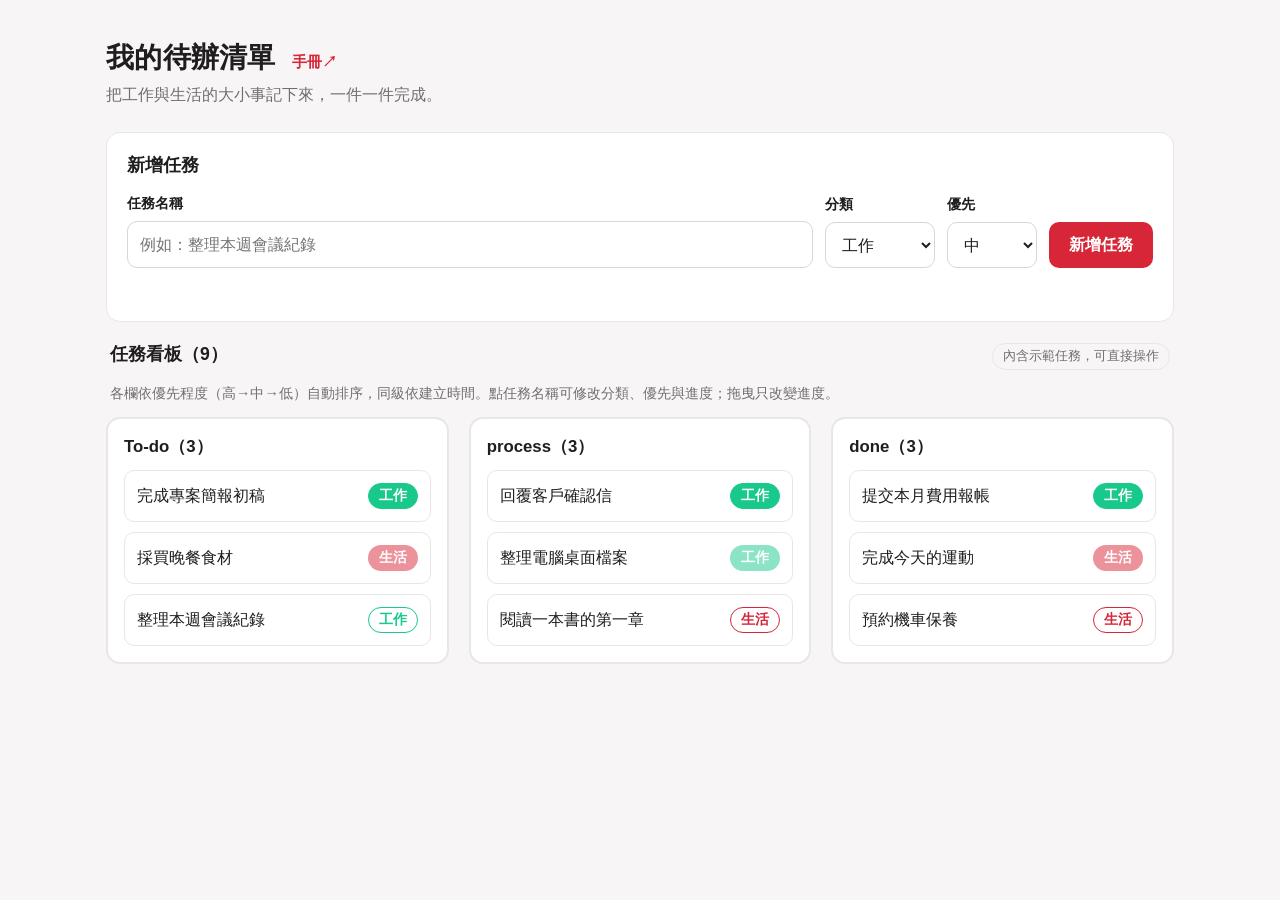
<file: index.html>
<!doctype html>
<html lang="zh-Hant">
<head>
  <meta charset="utf-8">
  <meta name="viewport" content="width=device-width, initial-scale=1">
  <title>我的待辦清單</title>
  <link rel="stylesheet" href="style.css">
</head>
<body>
  <main class="page">
    <header class="page-header">
      <div class="title-row">
        <h1 id="app-title">我的待辦清單</h1>
        <a class="manual-link" href="manual.html" target="_blank" rel="noopener">手冊↗︎</a>
      </div>
      <p id="app-intro" class="intro">把工作與生活的大小事記下來，一件一件完成。</p>
    </header>

    <section class="card" aria-labelledby="add-heading">
      <h2 id="add-heading" class="card-title">新增任務</h2>
      <form id="task-form" class="task-form" novalidate>
        <div class="field field-name">
          <label for="task-name">任務名稱</label>
          <input id="task-name" name="name" type="text" autocomplete="off"
                 placeholder="例如：整理本週會議紀錄" aria-describedby="form-message">
        </div>
        <div class="field field-category">
          <label for="task-category">分類</label>
          <select id="task-category" name="category"></select>
        </div>
        <div class="field field-priority">
          <label for="task-priority">優先</label>
          <select id="task-priority" name="priority"></select>
        </div>
        <button type="submit" class="btn-primary">新增任務</button>
      </form>
      <p id="form-message" class="form-message" aria-live="polite"></p>
    </section>

    <section class="board-wrap" aria-labelledby="board-heading">
      <div class="list-header">
        <h2 id="board-heading" class="card-title">任務看板（<span id="task-count">0</span>）</h2>
        <p id="demo-notice" class="demo-notice" hidden>內含示範任務，可直接操作</p>
      </div>
      <p id="sort-note" class="sort-note">各欄依優先程度（高→中→低）自動排序，同級依建立時間。點任務名稱可修改分類、優先與進度；拖曳只改變進度。</p>
      <div class="board">
        <section class="card column" data-status="todo" aria-labelledby="col-todo-title">
          <h3 id="col-todo-title" class="column-title"><span class="column-name"></span>（<span class="column-count">0</span>）</h3>
          <ol class="task-list"></ol>
          <p class="empty-state" hidden>這一欄目前沒有任務</p>
        </section>
        <section class="card column" data-status="doing" aria-labelledby="col-doing-title">
          <h3 id="col-doing-title" class="column-title"><span class="column-name"></span>（<span class="column-count">0</span>）</h3>
          <ol class="task-list"></ol>
          <p class="empty-state" hidden>這一欄目前沒有任務</p>
        </section>
        <section class="card column" data-status="done" aria-labelledby="col-done-title">
          <h3 id="col-done-title" class="column-title"><span class="column-name"></span>（<span class="column-count">0</span>）</h3>
          <ol class="task-list"></ol>
          <p class="empty-state" hidden>這一欄目前沒有任務</p>
        </section>
      </div>
      <p id="announcer" class="visually-hidden" aria-live="polite"></p>
    </section>

    <dialog id="task-dialog" class="task-dialog" aria-labelledby="dialog-title">
      <form id="dialog-form" method="dialog" class="dialog-form">
        <h3 id="dialog-title" class="dialog-title"></h3>
        <div class="field">
          <label for="dialog-category">分類</label>
          <select id="dialog-category"></select>
        </div>
        <div class="field">
          <label for="dialog-priority">優先</label>
          <select id="dialog-priority"></select>
        </div>
        <div class="field">
          <label for="dialog-status">進度</label>
          <select id="dialog-status"></select>
        </div>
        <div class="dialog-actions">
          <button type="submit" value="cancel" class="btn-secondary">取消</button>
          <button type="submit" value="confirm" class="btn-primary">確認</button>
        </div>
      </form>
    </dialog>
  </main>

  <script src="app.js"></script>
</body>
</html>
</file>
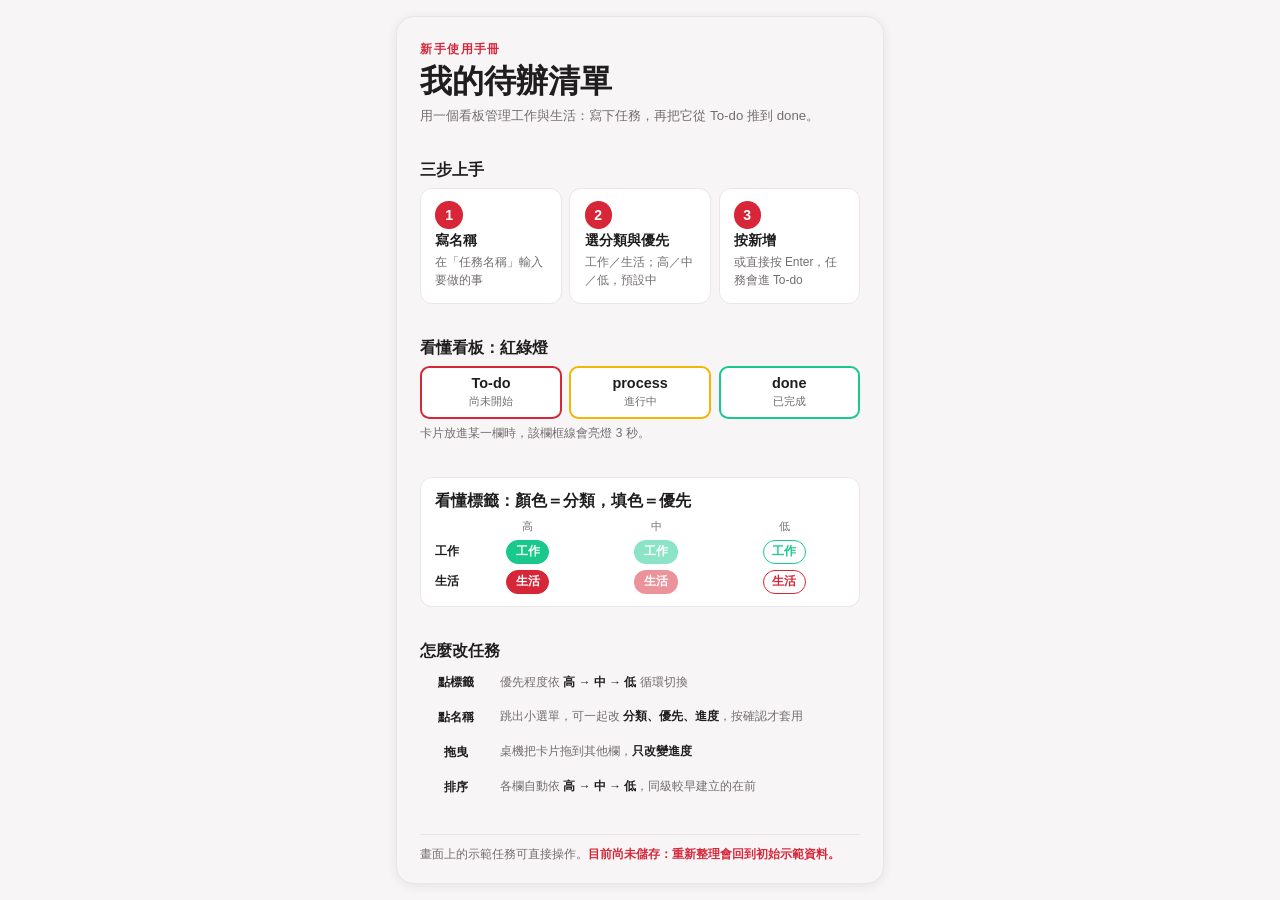
<file: manual.html>
<!doctype html>
<html lang="zh-Hant">
<head>
  <meta charset="utf-8">
  <meta name="viewport" content="width=device-width, initial-scale=1">
  <title>新手使用手冊</title>
  <style>
    :root {
      --primary: #d72638;
      --primary-half: rgba(215, 38, 56, 0.5);
      --green: #18c98b;
      --green-half: rgba(24, 201, 139, 0.5);
      --yellow: #f2b705;
      --bg: #f7f5f6;
      --card: #ffffff;
      --text: #1f1d1d;
      --muted: #736e6e;
      --divider: #e8e6e6;
    }

    * { box-sizing: border-box; }

    body {
      margin: 0;
      min-height: 100vh;
      display: flex;
      justify-content: center;
      align-items: flex-start;
      padding: 16px;
      background: var(--bg);
      color: var(--text);
      font-family: -apple-system, BlinkMacSystemFont, "PingFang TC", "Noto Sans TC",
        "Microsoft JhengHei", "Segoe UI", sans-serif;
    }

    /* 9:16 畫板，內文以畫板寬度等比縮放 */
    .frame {
      width: min(100%, calc((100vh - 32px) * 9 / 16), 720px);
      min-width: 300px;
      container-type: inline-size;
    }

    .poster {
      width: 100%;
      aspect-ratio: 9 / 16;
      background: var(--bg);
      border: 1px solid var(--divider);
      border-radius: 18px;
      overflow: hidden;
      display: flex;
      flex-direction: column;
      justify-content: space-between;
      padding: 4.8cqw 4.8cqw 4cqw;
      gap: 2.56cqw;
      box-shadow: 0 2px 12px rgba(31, 29, 29, 0.08);
    }

    header .kicker {
      margin: 0;
      color: var(--primary);
      font-size: 2.4cqw;
      font-weight: 700;
      letter-spacing: 0.12em;
    }

    header h1 {
      margin: 0.8cqw 0 1.12cqw;
      font-size: 6.56cqw;
      line-height: 1.2;
    }

    header p {
      margin: 0;
      color: var(--muted);
      font-size: 2.72cqw;
      line-height: 1.5;
    }

    .section-title {
      margin: 0 0 1.44cqw;
      font-size: 3.2cqw;
      font-weight: 700;
    }

    .card {
      background: var(--card);
      border: 1px solid var(--divider);
      border-radius: 2.4cqw;
      padding: 2.56cqw 2.88cqw;
    }

    /* 三步上手 */
    .steps {
      display: grid;
      grid-template-columns: repeat(3, 1fr);
      gap: 1.6cqw;
    }

    .step {
      display: flex;
      flex-direction: column;
      gap: 0.8cqw;
    }

    .num {
      width: 5.6cqw;
      height: 5.6cqw;
      border-radius: 50%;
      display: grid;
      place-items: center;
      background: var(--primary);
      color: #fff;
      font-size: 2.88cqw;
      font-weight: 700;
    }

    .step strong {
      font-size: 2.8cqw;
    }

    .step span,
    .row p,
    .note {
      color: var(--muted);
      font-size: 2.44cqw;
      line-height: 1.5;
    }

    /* 看板三欄 */
    .lanes {
      display: grid;
      grid-template-columns: repeat(3, 1fr);
      gap: 1.6cqw;
    }

    .lane {
      border: 0.48cqw solid var(--c);
      border-radius: 1.92cqw;
      padding: 1.6cqw 1.28cqw;
      text-align: center;
      background: var(--card);
    }

    .lane b {
      display: block;
      font-size: 2.96cqw;
    }

    .lane small {
      color: var(--muted);
      font-size: 2.32cqw;
    }

    /* 標籤示意 */
    .tag {
      display: inline-block;
      padding: 0.24cqw 1.76cqw;
      border: 0.24cqw solid var(--c);
      border-radius: 99px;
      font-size: 2.48cqw;
      font-weight: 700;
      line-height: 1.6;
      white-space: nowrap;
    }

    .tag.high { background: var(--c); color: #fff; }
    .tag.medium { background: var(--h); border-color: transparent; color: #fff; }
    .tag.low { background: #fff; color: var(--c); }
    .life { --c: var(--primary); --h: var(--primary-half); }
    .work { --c: var(--green); --h: var(--green-half); }

    .legend {
      display: grid;
      grid-template-columns: auto repeat(3, 1fr);
      gap: 1.28cqw 1.6cqw;
      align-items: center;
      justify-items: center;
      font-size: 2.56cqw;
    }

    .legend .head {
      color: var(--muted);
      font-size: 2.32cqw;
    }

    .legend .label {
      justify-self: start;
      font-weight: 700;
    }

    /* 操作列表 */
    .rows {
      display: grid;
      gap: 1.76cqw;
    }

    .row {
      display: grid;
      grid-template-columns: 14.4cqw 1fr;
      gap: 1.92cqw;
      align-items: center;
    }

    .row .act {
      padding: 0.96cqw 0;
      border-radius: 1.6cqw;
      background: var(--bg);
      text-align: center;
      font-size: 2.48cqw;
      font-weight: 700;
    }

    .row p {
      margin: 0;
    }

    .row p b {
      color: var(--text);
    }

    footer {
      padding-top: 2.08cqw;
      border-top: 1px solid var(--divider);
    }

    .note {
      margin: 0;
    }

    .note b {
      color: var(--primary);
    }
  </style>
</head>
<body>
  <div class="frame">
  <main class="poster" aria-label="我的待辦清單新手使用手冊">
    <header>
      <p class="kicker">新手使用手冊</p>
      <h1>我的待辦清單</h1>
      <p>用一個看板管理工作與生活：寫下任務，再把它從 To-do 推到 done。</p>
    </header>

    <section>
      <h2 class="section-title">三步上手</h2>
      <div class="steps">
        <div class="card step">
          <div class="num">1</div>
          <strong>寫名稱</strong>
          <span>在「任務名稱」輸入要做的事</span>
        </div>
        <div class="card step">
          <div class="num">2</div>
          <strong>選分類與優先</strong>
          <span>工作／生活；高／中／低，預設中</span>
        </div>
        <div class="card step">
          <div class="num">3</div>
          <strong>按新增</strong>
          <span>或直接按 Enter，任務會進 To-do</span>
        </div>
      </div>
    </section>

    <section>
      <h2 class="section-title">看懂看板：紅綠燈</h2>
      <div class="lanes">
        <div class="lane" style="--c: var(--primary)"><b>To-do</b><small>尚未開始</small></div>
        <div class="lane" style="--c: var(--yellow)"><b>process</b><small>進行中</small></div>
        <div class="lane" style="--c: var(--green)"><b>done</b><small>已完成</small></div>
      </div>
      <p class="note" style="margin-top: 1.28cqw">卡片放進某一欄時，該欄框線會亮燈 3 秒。</p>
    </section>

    <section class="card">
      <h2 class="section-title">看懂標籤：顏色＝分類，填色＝優先</h2>
      <div class="legend">
        <span></span>
        <span class="head">高</span>
        <span class="head">中</span>
        <span class="head">低</span>
        <span class="label">工作</span>
        <span class="tag work high">工作</span>
        <span class="tag work medium">工作</span>
        <span class="tag work low">工作</span>
        <span class="label">生活</span>
        <span class="tag life high">生活</span>
        <span class="tag life medium">生活</span>
        <span class="tag life low">生活</span>
      </div>
    </section>

    <section>
      <h2 class="section-title">怎麼改任務</h2>
      <div class="rows">
        <div class="row">
          <span class="act">點標籤</span>
          <p>優先程度依 <b>高 → 中 → 低</b> 循環切換</p>
        </div>
        <div class="row">
          <span class="act">點名稱</span>
          <p>跳出小選單，可一起改 <b>分類、優先、進度</b>，按確認才套用</p>
        </div>
        <div class="row">
          <span class="act">拖曳</span>
          <p>桌機把卡片拖到其他欄，<b>只改變進度</b></p>
        </div>
        <div class="row">
          <span class="act">排序</span>
          <p>各欄自動依 <b>高 → 中 → 低</b>，同級較早建立的在前</p>
        </div>
      </div>
    </section>

    <footer>
      <p class="note">畫面上的示範任務可直接操作。<b>目前尚未儲存：重新整理會回到初始示範資料。</b></p>
    </footer>
  </main>
  </div>
</body>
</html>
</file>
<file: style.css>
:root {
  /* MouSnoW 色號 */
  --primary: #d72638;
  --primary-hover: #bd1f30;
  --primary-active: #a31a29;
  --primary-soft: #fbe9eb;
  --focus-ring: rgba(215, 38, 56, 0.28);
  --bg: #f7f5f6;
  --card: #ffffff;
  --text: #1f1d1d;
  --text-muted: #736e6e;
  --border: #d9d6d6;
  --divider: #e8e6e6;
  --green: #18c98b;
  /* 欄位紅綠燈色：To-do 紅、process 黃、done 綠 */
  --light-todo: #d72638;
  --light-doing: #f2b705;
  --light-done: #18c98b;
  /* 新任務暫亮的淡色（依分類） */
  --flash-life: #fdf2f3;
  --flash-work: #e3f8f0;
  --radius: 14px;
  --radius-sm: 10px;
}

*,
*::before,
*::after {
  box-sizing: border-box;
}

html {
  -webkit-text-size-adjust: 100%;
}

body {
  margin: 0;
  background: var(--bg);
  color: var(--text);
  font-family: -apple-system, BlinkMacSystemFont, "PingFang TC", "Noto Sans TC",
    "Microsoft JhengHei", "Segoe UI", sans-serif;
  font-size: 16px;
  line-height: 1.6;
}

.page {
  width: 100%;
  max-width: 1100px;
  margin: 0 auto;
  padding: 40px 16px 64px;
}

.page-header {
  margin-bottom: 24px;
}

h1 {
  margin: 0 0 6px;
  font-size: 1.75rem;
  line-height: 1.3;
  letter-spacing: 0.01em;
}

.title-row {
  display: flex;
  flex-wrap: wrap;
  align-items: baseline;
  gap: 4px 12px;
}

.title-row h1 {
  margin-bottom: 6px;
}

.manual-link {
  color: var(--primary);
  font-size: 0.95rem;
  font-weight: 600;
  text-decoration: none;
  border-radius: 6px;
  padding: 2px 4px;
}

.manual-link:hover {
  text-decoration: underline;
}

.manual-link:focus-visible {
  outline: none;
  box-shadow: 0 0 0 3px var(--focus-ring);
}

.intro {
  margin: 0;
  color: var(--text-muted);
}

.card {
  background: var(--card);
  border-radius: var(--radius);
  border: 1px solid var(--divider);
  padding: 20px;
  margin-bottom: 20px;
}

.card-title {
  margin: 0 0 14px;
  font-size: 1.1rem;
  line-height: 1.4;
}

/* 新增表單 */
.task-form {
  display: grid;
  gap: 12px;
}

.field {
  display: flex;
  flex-direction: column;
  gap: 6px;
  min-width: 0;
}

.field label {
  font-size: 0.9rem;
  font-weight: 600;
  color: var(--text);
}

input[type="text"],
select {
  width: 100%;
  min-height: 46px;
  padding: 10px 12px;
  border: 1px solid var(--border);
  border-radius: var(--radius-sm);
  background: #fff;
  color: var(--text);
  font: inherit;
  transition: border-color 0.15s, box-shadow 0.15s;
}

select {
  cursor: pointer;
}

input[type="text"]:hover,
select:hover {
  border-color: var(--text-muted);
}

input[type="text"]:focus,
select:focus {
  outline: none;
  border-color: var(--primary);
  box-shadow: 0 0 0 3px var(--focus-ring);
}

input[type="text"][aria-invalid="true"] {
  border-color: var(--primary);
}

.btn-primary {
  min-height: 46px;
  padding: 10px 20px;
  border: none;
  border-radius: var(--radius-sm);
  background: var(--primary);
  color: #fff;
  font: inherit;
  font-weight: 600;
  cursor: pointer;
  transition: background-color 0.15s, transform 0.1s;
}

.btn-primary:hover {
  background: var(--primary-hover);
}

.btn-primary:active {
  background: var(--primary-active);
  transform: translateY(1px);
}

.btn-primary:focus-visible {
  outline: none;
  box-shadow: 0 0 0 3px #fff, 0 0 0 6px var(--primary);
}

.form-message {
  min-height: 1.6em;
  margin: 10px 0 0;
  font-size: 0.9rem;
  color: var(--text);
}

@media (min-width: 560px) {
  .task-form {
    grid-template-columns: minmax(0, 1fr) 110px 90px auto;
    align-items: end;
  }
}

/* 清單 */
.list-header {
  display: flex;
  flex-wrap: wrap;
  align-items: baseline;
  justify-content: space-between;
  gap: 4px 12px;
  margin-bottom: 6px;
}

.list-header .card-title {
  margin-bottom: 0;
}

.demo-notice {
  margin: 0;
  padding: 2px 10px;
  border-radius: 999px;
  border: 1px solid var(--divider);
  color: var(--text-muted);
  font-size: 0.8rem;
}

.task-list {
  list-style: none;
  margin: 0;
  padding: 0;
}

/* 看板 */
.board-wrap .list-header {
  margin-bottom: 12px;
  padding: 0 4px;
}

.board {
  display: grid;
  gap: 20px;
}

@media (min-width: 900px) {
  .board {
    grid-template-columns: repeat(3, minmax(0, 1fr));
    align-items: start;
  }
}

.column {
  margin-bottom: 0;
  padding: 16px;
  border: 2px solid var(--divider);
  transition: border-color 0.3s, background-color 0.15s;
}

.column-title {
  margin: 0 0 12px;
  font-size: 1.05rem;
  line-height: 1.4;
}

.column .task-list {
  display: grid;
  gap: 10px;
}

.task-item {
  display: grid;
  gap: 10px;
  padding: 12px;
  background: #fff;
  border: 1px solid var(--divider);
  border-radius: var(--radius-sm);
  cursor: grab;
}

.task-item:hover {
  border-color: var(--border);
}

.task-top {
  display: flex;
  align-items: flex-start;
  justify-content: space-between;
  gap: 12px;
}

.column[data-status="todo"] { --light: var(--light-todo); }
.column[data-status="doing"] { --light: var(--light-doing); }
.column[data-status="done"] { --light: var(--light-done); }

.column.is-lit {
  border-color: var(--light);
  border-style: solid;
}

.task-open {
  min-height: 44px;
  margin: -10px 0 -10px -6px;
  padding: 10px 6px;
  border: none;
  border-radius: 8px;
  background: none;
  color: var(--text);
  font: inherit;
  text-align: left;
  cursor: pointer;
}

.task-open:focus-visible {
  outline: none;
  box-shadow: 0 0 0 3px var(--focus-ring);
}

/* 編輯選單 */
.task-dialog {
  width: min(360px, calc(100vw - 32px));
  padding: 20px;
  border: 1px solid var(--divider);
  border-radius: var(--radius);
  background: var(--card);
  color: var(--text);
}

.task-dialog::backdrop {
  background: rgba(31, 29, 29, 0.25);
}

.dialog-form {
  display: grid;
  gap: 12px;
}

.dialog-title {
  margin: 0 0 4px;
  font-size: 1.05rem;
  line-height: 1.4;
  overflow-wrap: anywhere;
}

.dialog-actions {
  display: flex;
  justify-content: flex-end;
  gap: 10px;
  margin-top: 4px;
}

.btn-secondary {
  min-height: 46px;
  padding: 10px 20px;
  border: 1px solid var(--border);
  border-radius: var(--radius-sm);
  background: #fff;
  color: var(--text);
  font: inherit;
  cursor: pointer;
}

.btn-secondary:hover {
  border-color: var(--text-muted);
}

.btn-secondary:focus-visible {
  outline: none;
  box-shadow: 0 0 0 3px var(--focus-ring);
}

/* 拖曳提示 */
.task-item.is-dragging {
  opacity: 0.5;
  border-style: dashed;
  border-color: var(--text-muted);
}

.column.is-drop-target {
  border-style: dashed;
  background: var(--bg);
}

.column.is-drop-over {
  border-color: var(--text-muted);
}

.visually-hidden {
  position: absolute;
  width: 1px;
  height: 1px;
  margin: -1px;
  padding: 0;
  overflow: hidden;
  clip: rect(0 0 0 0);
  white-space: nowrap;
  border: 0;
}

.task-name {
  flex: 1 1 auto;
  min-width: 0;
  overflow-wrap: anywhere;
  word-break: break-word;
}

.tag {
  flex: 0 0 auto;
  padding: 1px 10px;
  border: 1px solid var(--divider);
  border-radius: 999px;
  background: #fff;
  color: var(--text-muted);
  font-size: 0.85rem;
  font-weight: 600;
  line-height: 1.6;
  white-space: nowrap;
}

/* 分類決定色相，優先程度決定填色透明度：高 0%、中 50%、低 100% */
.task-item[data-category="生活"] .tag { --tag-color: var(--primary); --tag-half: rgba(215, 38, 56, 0.5); }
.task-item[data-category="工作"] .tag { --tag-color: var(--green); --tag-half: rgba(24, 201, 139, 0.5); }

.task-item[data-category] .tag {
  border-color: var(--tag-color, var(--divider));
  color: var(--tag-color, var(--text-muted));
}

.task-item[data-priority="high"] .tag {
  background: var(--tag-color, var(--text-muted));
  color: #fff;
}

.task-item[data-priority="medium"] .tag {
  border-color: transparent;
  background: var(--tag-half, var(--divider));
  color: #fff;
}

button.tag {
  font-family: inherit;
  cursor: pointer;
  transition: filter 0.15s, box-shadow 0.15s;
}

button.tag:hover {
  filter: brightness(0.95);
}

button.tag:focus-visible {
  outline: none;
  box-shadow: 0 0 0 3px var(--focus-ring);
}

.sort-note {
  margin: 0 0 12px;
  padding: 0 4px;
  color: var(--text-muted);
  font-size: 0.9rem;
}

.task-item.is-new {
  --flash: var(--primary-soft);
  animation: flash 1.6s ease-out;
}

.task-item.is-new[data-category="生活"] { --flash: var(--flash-life); }
.task-item.is-new[data-category="工作"] { --flash: var(--flash-work); }

@keyframes flash {
  from { background-color: var(--flash); }
  to { background-color: transparent; }
}

.empty-state {
  margin: 0;
  padding: 20px 12px;
  text-align: center;
  color: var(--text-muted);
  border: 1px dashed var(--border);
  border-radius: var(--radius-sm);
}

@media (prefers-reduced-motion: reduce) {
  * {
    transition: none !important;
    animation: none !important;
  }
}
</file>
